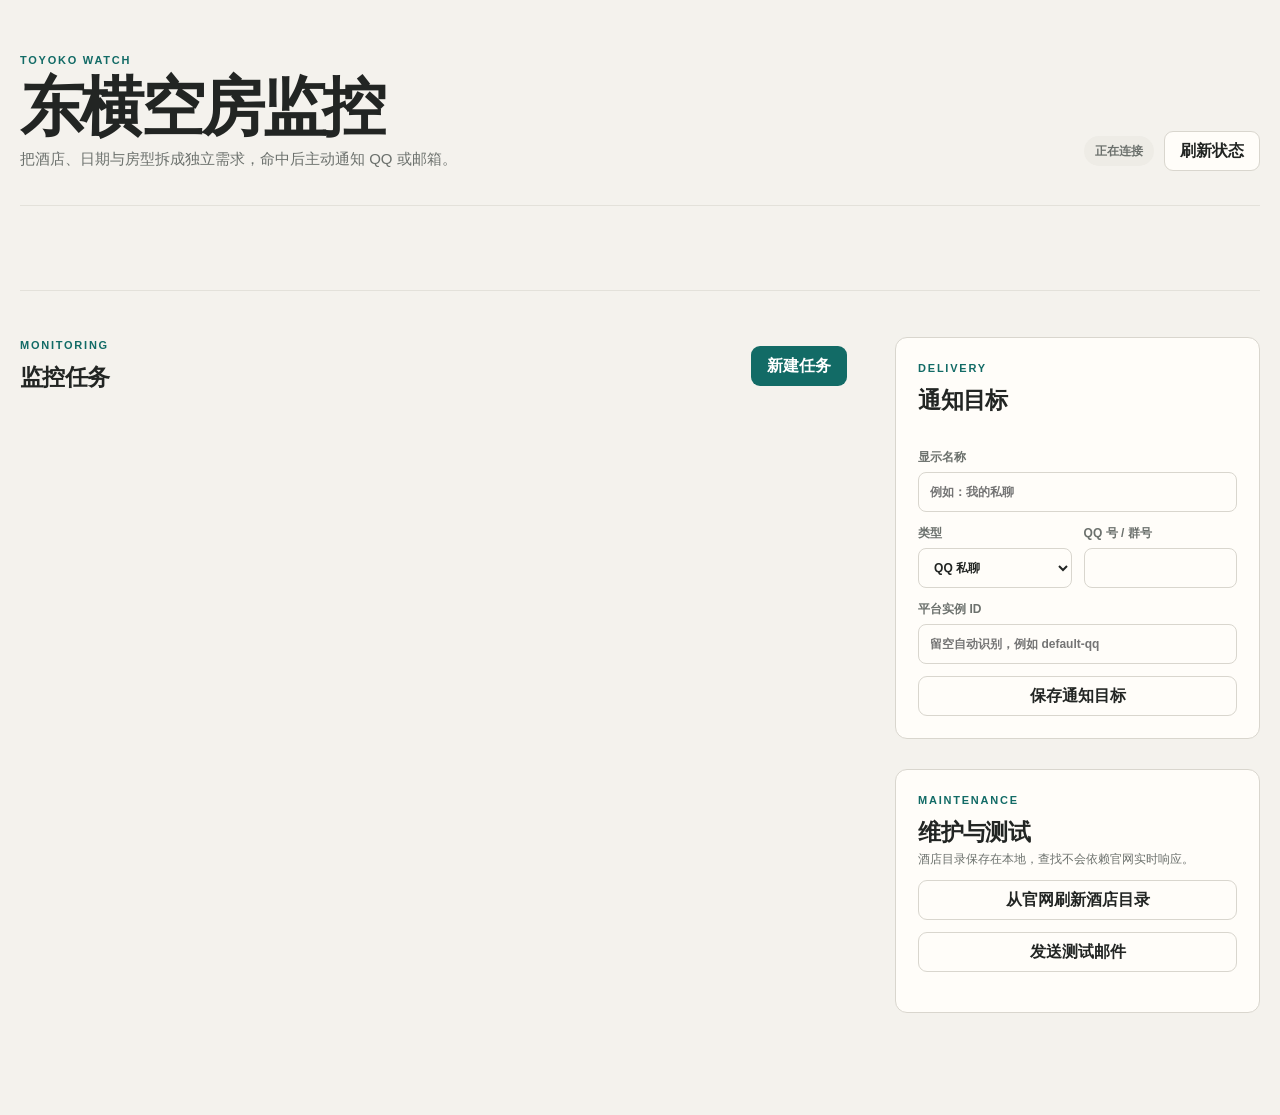
<file: pages/watch/index.html>
<!doctype html>
<html lang="zh-CN">
  <head>
    <meta charset="utf-8" />
    <meta name="viewport" content="width=device-width, initial-scale=1" />
    <title>东横空房监控</title>
    <link rel="stylesheet" href="./style.css" />
  </head>
  <body>
    <div class="shell">
      <header class="topbar">
        <div>
          <p class="eyebrow">TOYOKO WATCH</p>
          <h1>东横空房监控</h1>
          <p class="subtitle">把酒店、日期与房型拆成独立需求，命中后主动通知 QQ 或邮箱。</p>
        </div>
        <div class="top-actions">
          <span id="health" class="status-pill">正在连接</span>
          <button id="reload" class="button secondary" type="button">刷新状态</button>
        </div>
      </header>

      <section id="metrics" class="metrics skeleton" aria-label="运行状态"></section>
      <div id="page-error" class="page-error hidden" role="alert"></div>

      <main class="layout">
        <section class="primary">
          <div class="section-head">
            <div>
              <p class="section-kicker">MONITORING</p>
              <h2>监控任务</h2>
            </div>
            <button id="new-task" class="button primary-button" type="button">新建任务</button>
          </div>
          <div id="tasks" class="task-list loading-list" aria-live="polite"></div>
        </section>

        <aside class="sidebar">
          <section class="panel">
            <div class="section-head compact">
              <div>
                <p class="section-kicker">DELIVERY</p>
                <h2>通知目标</h2>
              </div>
            </div>
            <div id="targets" class="target-list"></div>
            <form id="target-form" class="inline-form">
              <input id="target-id" type="hidden" />
              <label>显示名称<input id="target-label" required placeholder="例如：我的私聊" /></label>
              <div class="two-cols">
                <label>类型
                  <select id="target-kind"><option value="private">QQ 私聊</option><option value="group">QQ 群聊</option></select>
                </label>
                <label>QQ 号 / 群号<input id="target-number" required inputmode="numeric" pattern="[0-9]+" /></label>
              </div>
              <label>平台实例 ID
                <input id="target-platform-id" placeholder="留空自动识别，例如 default-qq" />
              </label>
              <button class="button secondary full" type="submit">保存通知目标</button>
            </form>
          </section>

          <section class="panel maintenance">
            <p class="section-kicker">MAINTENANCE</p>
            <h2>维护与测试</h2>
            <p id="catalog-note" class="muted">酒店目录保存在本地，查找不会依赖官网实时响应。</p>
            <div class="stack-actions">
              <button id="refresh-catalog" class="button secondary full" type="button">从官网刷新酒店目录</button>
              <button id="test-email" class="button secondary full" type="button">发送测试邮件</button>
            </div>
            <div id="recent-errors" class="recent-errors"></div>
          </section>
        </aside>
      </main>
    </div>

    <dialog id="task-dialog" class="dialog">
      <form id="task-form" method="dialog">
        <div class="dialog-head">
          <div><p class="section-kicker">WATCH TASK</p><h2 id="dialog-title">新建监控任务</h2></div>
          <button id="close-dialog" class="icon-button" type="button" aria-label="关闭">关闭</button>
        </div>
        <div class="dialog-body">
          <input id="task-id" type="hidden" />
          <section class="form-section">
            <h3>基本设置</h3>
            <div class="form-grid">
              <label class="span-2">任务名称<input id="task-name" required placeholder="例如：横滨周六晚" /></label>
              <label>入住日期<input id="task-checkin" type="date" required /></label>
              <label>退房日期<input id="task-checkout" type="date" required /></label>
              <label>检查间隔（秒）<input id="task-interval" type="number" min="60" max="3600" value="300" required /></label>
              <label class="switch-line"><input id="task-enabled" type="checkbox" />启用监控</label>
              <label class="switch-line"><input id="task-notify-changes" type="checkbox" />库存变化时再次通知</label>
              <label class="switch-line"><input id="task-email" type="checkbox" />同时发送邮件</label>
            </div>
          </section>

          <section class="form-section">
            <div class="subsection-head"><h3>酒店</h3><span id="hotel-count" class="count-label">0 家已选</span></div>
            <div id="selected-hotels" class="chips"></div>
            <label class="search-field">检索本地酒店目录
              <input id="hotel-search" placeholder="输入酒店编号、名称、城市或地址" autocomplete="off" />
            </label>
            <div id="hotel-results" class="hotel-results"></div>
          </section>

          <section class="form-section">
            <div class="subsection-head">
              <h3>独立房间需求</h3>
              <div class="head-actions">
                <button id="probe-rooms" class="button text-button" type="button">探测官网房型</button>
                <button id="add-slot" class="button text-button" type="button">添加需求</button>
              </div>
            </div>
            <p class="hint">订到其中一个需求后，只把该项标记为“已订到”，其他需求会继续监控。</p>
            <div id="probe-results" class="probe-results hidden"></div>
            <div id="slots" class="slots"></div>
          </section>

          <section class="form-section">
            <h3>通知去向</h3>
            <div id="task-targets" class="check-grid"></div>
            <p class="hint">启用的任务至少需要一个可用 QQ 目标，或已经配置好的邮件。</p>
          </section>
        </div>
        <div class="dialog-actions">
          <button id="cancel-task" class="button secondary" type="button">取消</button>
          <button id="save-task" class="button primary-button" type="submit">保存任务</button>
        </div>
      </form>
    </dialog>

    <div id="toast" class="toast hidden" role="status"></div>
    <script type="module" src="./app.js"></script>
  </body>
</html>
</file>
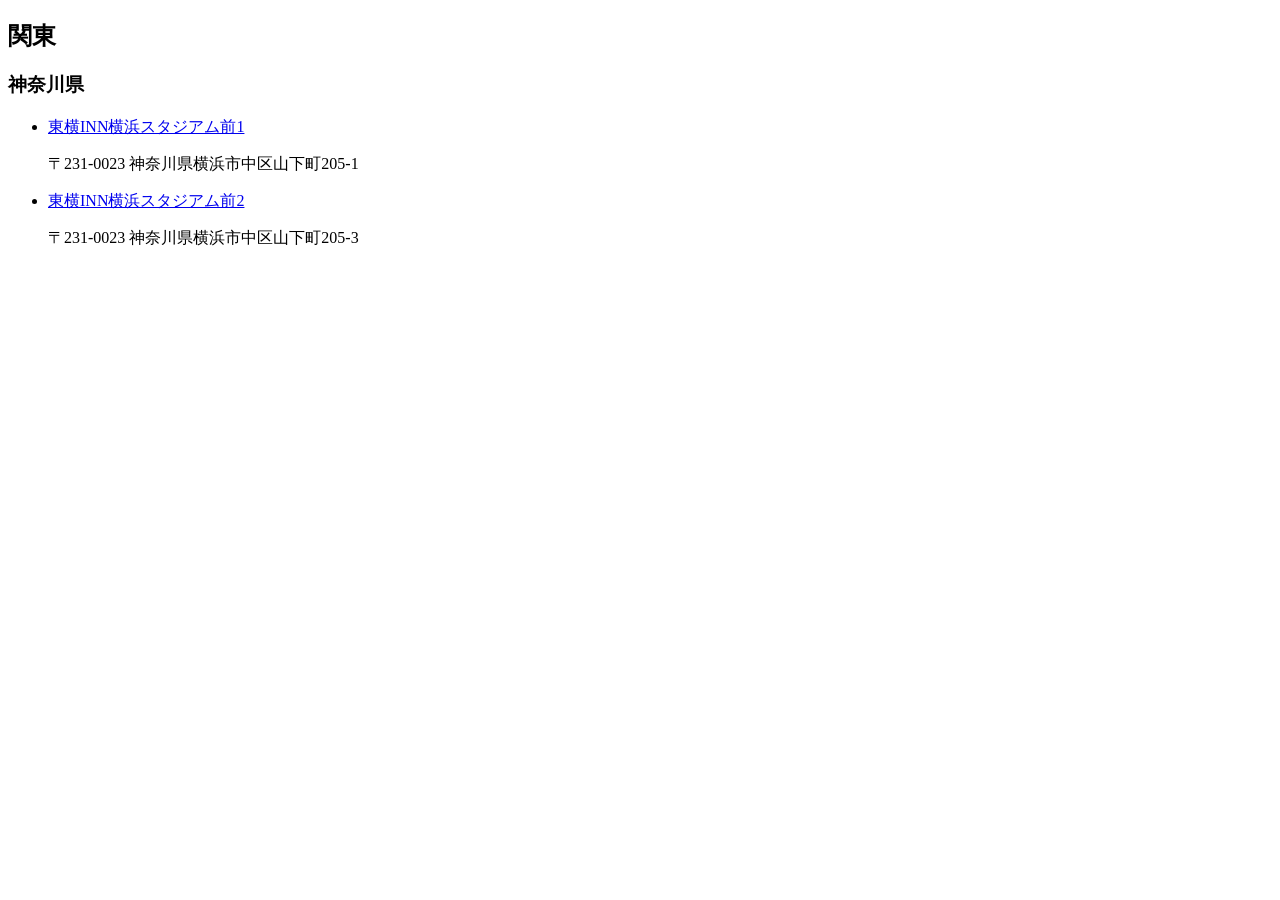
<file: tests/fixtures/hotel_list.html>
<!doctype html>
<html lang="ja">
  <body>
    <section>
      <h2>関東</h2>
      <h3>神奈川県</h3>
      <ul>
        <li><a href="/search/detail/00075/">東横INN横浜スタジアム前1</a><div><p>〒231-0023 神奈川県横浜市中区山下町205-1</p></div></li>
        <li><a href="/search/detail/00073/">東横INN横浜スタジアム前2</a><div><p>〒231-0023 神奈川県横浜市中区山下町205-3</p></div></li>
      </ul>
    </section>
  </body>
</html>
</file>
<file: pages/watch/style.css>
:root {
  color-scheme: light;
  --bg: #f4f2ed;
  --surface: #fffdf9;
  --surface-soft: #eeece6;
  --line: #d9d6ce;
  --text: #222523;
  --muted: #6c716d;
  --accent: #126b66;
  --accent-hover: #0d5955;
  --accent-soft: #dcecea;
  --danger: #9f3c35;
  --danger-soft: #f5e2df;
  --shadow: 0 18px 50px rgba(35, 38, 36, 0.12);
}

[data-theme="dark"] {
  color-scheme: dark;
  --bg: #171918;
  --surface: #202321;
  --surface-soft: #292c2a;
  --line: #3b403d;
  --text: #f0f1ec;
  --muted: #a5aaa5;
  --accent: #76c8bf;
  --accent-hover: #91d7cf;
  --accent-soft: #233f3c;
  --danger: #ef8f86;
  --danger-soft: #482c2a;
  --shadow: 0 18px 50px rgba(0, 0, 0, 0.28);
}

* { box-sizing: border-box; }
body {
  margin: 0;
  min-width: 320px;
  background: var(--bg);
  color: var(--text);
  font-family: Geist, "Segoe UI", "Noto Sans SC", sans-serif;
  line-height: 1.5;
}
button, input, select { font: inherit; }
button { cursor: pointer; }
.shell { width: min(1240px, calc(100% - 40px)); margin: 0 auto; padding: 52px 0 72px; }
.topbar { display: flex; align-items: flex-end; justify-content: space-between; gap: 32px; }
.eyebrow, .section-kicker { margin: 0 0 7px; color: var(--accent); font-size: 11px; font-weight: 750; letter-spacing: .16em; }
h1, h2, h3, p { margin-top: 0; }
h1 { margin-bottom: 10px; font-size: clamp(34px, 6vw, 64px); line-height: .98; letter-spacing: -.055em; }
h2 { margin-bottom: 0; font-size: 23px; letter-spacing: -.025em; }
h3 { margin-bottom: 14px; font-size: 16px; }
.subtitle { max-width: 660px; margin-bottom: 0; color: var(--muted); font-size: 15px; }
.top-actions { display: flex; align-items: center; gap: 10px; flex-shrink: 0; }
.button, .icon-button {
  border: 1px solid transparent; border-radius: 9px; min-height: 40px; padding: 0 15px;
  background: transparent; color: var(--text); font-weight: 650; transition: transform .16s ease, background .16s ease, border-color .16s ease;
}
.button:hover, .icon-button:hover { transform: translateY(-1px); }
.button:active, .icon-button:active { transform: translateY(1px) scale(.985); }
.button:disabled { cursor: wait; opacity: .55; transform: none; }
.primary-button { background: var(--accent); color: #fff; }
[data-theme="dark"] .primary-button { color: #10211f; }
.primary-button:hover { background: var(--accent-hover); }
.secondary { border-color: var(--line); background: var(--surface); }
.secondary:hover { border-color: var(--accent); }
.text-button { min-height: 32px; padding: 0 8px; color: var(--accent); }
.text-button:hover { background: var(--accent-soft); }
.danger-button { color: var(--danger); }
.full { width: 100%; }
.status-pill, .badge { display: inline-flex; align-items: center; min-height: 30px; border-radius: 999px; padding: 0 11px; background: var(--surface-soft); color: var(--muted); font-size: 12px; font-weight: 700; }
.status-pill.good, .badge.active { background: var(--accent-soft); color: var(--accent); }
.badge.fulfilled { background: var(--surface-soft); color: var(--muted); }
.badge.paused { background: var(--danger-soft); color: var(--danger); }
.metrics { display: grid; grid-template-columns: repeat(5, 1fr); margin: 34px 0 46px; border-block: 1px solid var(--line); }
.metric { padding: 20px 18px; border-right: 1px solid var(--line); }
.metric:first-child { padding-left: 0; }
.metric:last-child { border-right: 0; }
.metric strong { display: block; font-size: 25px; letter-spacing: -.04em; }
.metric span { color: var(--muted); font-size: 12px; }
.skeleton { min-height: 86px; opacity: .6; }
.layout { display: grid; grid-template-columns: minmax(0, 1.7fr) minmax(300px, .75fr); gap: 48px; align-items: start; }
.section-head, .subsection-head { display: flex; align-items: center; justify-content: space-between; gap: 18px; }
.section-head { margin-bottom: 18px; }
.section-head.compact { margin-bottom: 14px; }
.task-list { display: grid; gap: 12px; }
.task-card { border-top: 1px solid var(--line); padding: 22px 0 10px; }
.task-card:first-child { border-top: 0; }
.task-title-row { display: flex; justify-content: space-between; gap: 16px; }
.task-title { display: flex; align-items: center; flex-wrap: wrap; gap: 10px; }
.task-title h3 { margin: 0; font-size: 18px; }
.task-meta { margin: 9px 0 16px; color: var(--muted); font-size: 13px; }
.slot-summary { display: grid; gap: 7px; }
.slot-row { display: grid; grid-template-columns: minmax(0, 1fr) auto auto; align-items: center; gap: 9px; padding: 9px 11px; background: var(--surface-soft); border-radius: 8px; font-size: 13px; }
.slot-row select { min-height: 32px; }
.card-actions { display: flex; gap: 5px; margin-top: 14px; flex-wrap: wrap; }
.panel { margin-bottom: 30px; border: 1px solid var(--line); background: var(--surface); padding: 22px; border-radius: 12px; }
.target-list { display: grid; gap: 8px; margin-bottom: 16px; }
.target-item { display: grid; grid-template-columns: minmax(0, 1fr) auto; gap: 8px; padding-bottom: 10px; border-bottom: 1px solid var(--line); }
.target-item strong, .target-item span { display: block; }
.target-item span { color: var(--muted); font-size: 12px; word-break: break-all; }
.mini-actions { display: flex; gap: 4px; }
.mini-actions button { min-height: 30px; padding: 0 8px; }
.inline-form, .stack-actions { display: grid; gap: 12px; }
.two-cols, .form-grid { display: grid; grid-template-columns: repeat(2, minmax(0, 1fr)); gap: 12px; }
label { display: grid; gap: 6px; color: var(--muted); font-size: 12px; font-weight: 650; }
input, select { width: 100%; min-height: 40px; border: 1px solid var(--line); border-radius: 8px; padding: 0 11px; background: var(--surface); color: var(--text); outline: none; }
input:focus, select:focus { border-color: var(--accent); box-shadow: 0 0 0 3px var(--accent-soft); }
.muted, .hint { color: var(--muted); font-size: 12px; }
.recent-errors { display: grid; gap: 7px; margin-top: 18px; }
.error-line { padding: 9px; border-left: 2px solid var(--danger); background: var(--danger-soft); color: var(--danger); font-size: 11px; word-break: break-word; }
.empty { border: 1px dashed var(--line); border-radius: 10px; padding: 28px; color: var(--muted); text-align: center; }
.page-error { margin: -26px 0 30px; padding: 12px 14px; border: 1px solid var(--danger); background: var(--danger-soft); color: var(--danger); border-radius: 8px; }
.hidden { display: none !important; }
.dialog { width: min(900px, calc(100% - 24px)); max-height: calc(100vh - 36px); padding: 0; border: 1px solid var(--line); border-radius: 14px; background: var(--surface); color: var(--text); box-shadow: var(--shadow); }
.dialog::backdrop { background: rgba(15, 18, 16, .55); }
.dialog form { display: flex; flex-direction: column; max-height: calc(100vh - 38px); }
.dialog-head, .dialog-actions { display: flex; justify-content: space-between; align-items: center; gap: 16px; padding: 20px 24px; }
.dialog-head { border-bottom: 1px solid var(--line); }
.dialog-actions { border-top: 1px solid var(--line); justify-content: flex-end; }
.dialog-body { overflow-y: auto; padding: 0 24px 26px; }
.form-section { padding: 24px 0; border-bottom: 1px solid var(--line); }
.form-section:last-child { border-bottom: 0; }
.span-2 { grid-column: span 2; }
.switch-line { display: flex; align-items: center; gap: 9px; min-height: 40px; color: var(--text); }
.switch-line input { width: 17px; min-height: 17px; accent-color: var(--accent); box-shadow: none; }
.head-actions { display: flex; gap: 6px; }
.count-label { color: var(--muted); font-size: 12px; }
.chips { display: flex; flex-wrap: wrap; gap: 7px; margin-bottom: 12px; }
.chip { display: inline-flex; align-items: center; gap: 7px; min-height: 30px; padding: 0 9px; border-radius: 999px; background: var(--accent-soft); color: var(--accent); font-size: 12px; font-weight: 700; }
.chip button { border: 0; background: transparent; color: inherit; padding: 0; }
.hotel-results { max-height: 210px; overflow-y: auto; margin-top: 8px; border: 1px solid var(--line); border-radius: 9px; }
.hotel-option { display: grid; grid-template-columns: auto minmax(0, 1fr); gap: 10px; width: 100%; padding: 11px; border: 0; border-bottom: 1px solid var(--line); background: var(--surface); color: var(--text); text-align: left; }
.hotel-option:last-child { border-bottom: 0; }
.hotel-option:hover { background: var(--surface-soft); }
.hotel-option code { color: var(--accent); }
.hotel-option small { display: block; color: var(--muted); }
.slots { display: grid; gap: 12px; }
.slot-editor { border: 1px solid var(--line); border-radius: 10px; padding: 16px; background: var(--surface-soft); }
.slot-editor-head { display: flex; justify-content: space-between; align-items: center; margin-bottom: 12px; }
.slot-editor-head strong { font-size: 14px; }
.slot-grid { display: grid; grid-template-columns: repeat(4, minmax(0, 1fr)); gap: 10px; }
.slot-grid .wide { grid-column: span 2; }
.subtypes { display: flex; flex-wrap: wrap; gap: 7px 12px; grid-column: 1 / -1; padding-top: 4px; }
.subtypes label, .check-grid label { display: flex; align-items: center; gap: 7px; color: var(--text); }
.subtypes input, .check-grid input { width: 16px; min-height: 16px; accent-color: var(--accent); box-shadow: none; }
.check-grid { display: grid; grid-template-columns: repeat(2, minmax(0, 1fr)); gap: 10px; }
.probe-results { margin: 12px 0; padding: 12px; border-left: 3px solid var(--accent); background: var(--accent-soft); font-size: 12px; }
.probe-hotel { margin-bottom: 8px; }
.probe-hotel:last-child { margin-bottom: 0; }
.toast { position: fixed; right: 22px; bottom: 22px; max-width: min(420px, calc(100% - 44px)); padding: 13px 16px; border-radius: 9px; background: var(--text); color: var(--surface); box-shadow: var(--shadow); font-size: 13px; z-index: 20; }

@media (max-width: 860px) {
  .shell { width: min(100% - 24px, 720px); padding-top: 30px; }
  .topbar { align-items: flex-start; flex-direction: column; }
  .top-actions { width: 100%; justify-content: space-between; }
  .metrics { grid-template-columns: repeat(2, 1fr); }
  .metric { border-bottom: 1px solid var(--line); }
  .layout { grid-template-columns: 1fr; gap: 34px; }
  .slot-grid { grid-template-columns: repeat(2, minmax(0, 1fr)); }
}

@media (max-width: 540px) {
  .shell { width: calc(100% - 20px); }
  h1 { font-size: 38px; }
  .metrics { grid-template-columns: 1fr 1fr; }
  .metric { padding: 14px 10px; }
  .form-grid, .two-cols, .check-grid { grid-template-columns: 1fr; }
  .span-2 { grid-column: auto; }
  .dialog-head, .dialog-actions { padding: 16px; }
  .dialog-body { padding: 0 16px 20px; }
  .slot-grid { grid-template-columns: 1fr; }
  .slot-grid .wide { grid-column: auto; }
  .task-title-row { flex-direction: column; }
  .slot-row { grid-template-columns: 1fr; }
}

@media (prefers-reduced-motion: reduce) {
  *, *::before, *::after { scroll-behavior: auto !important; transition: none !important; }
}
</file>
